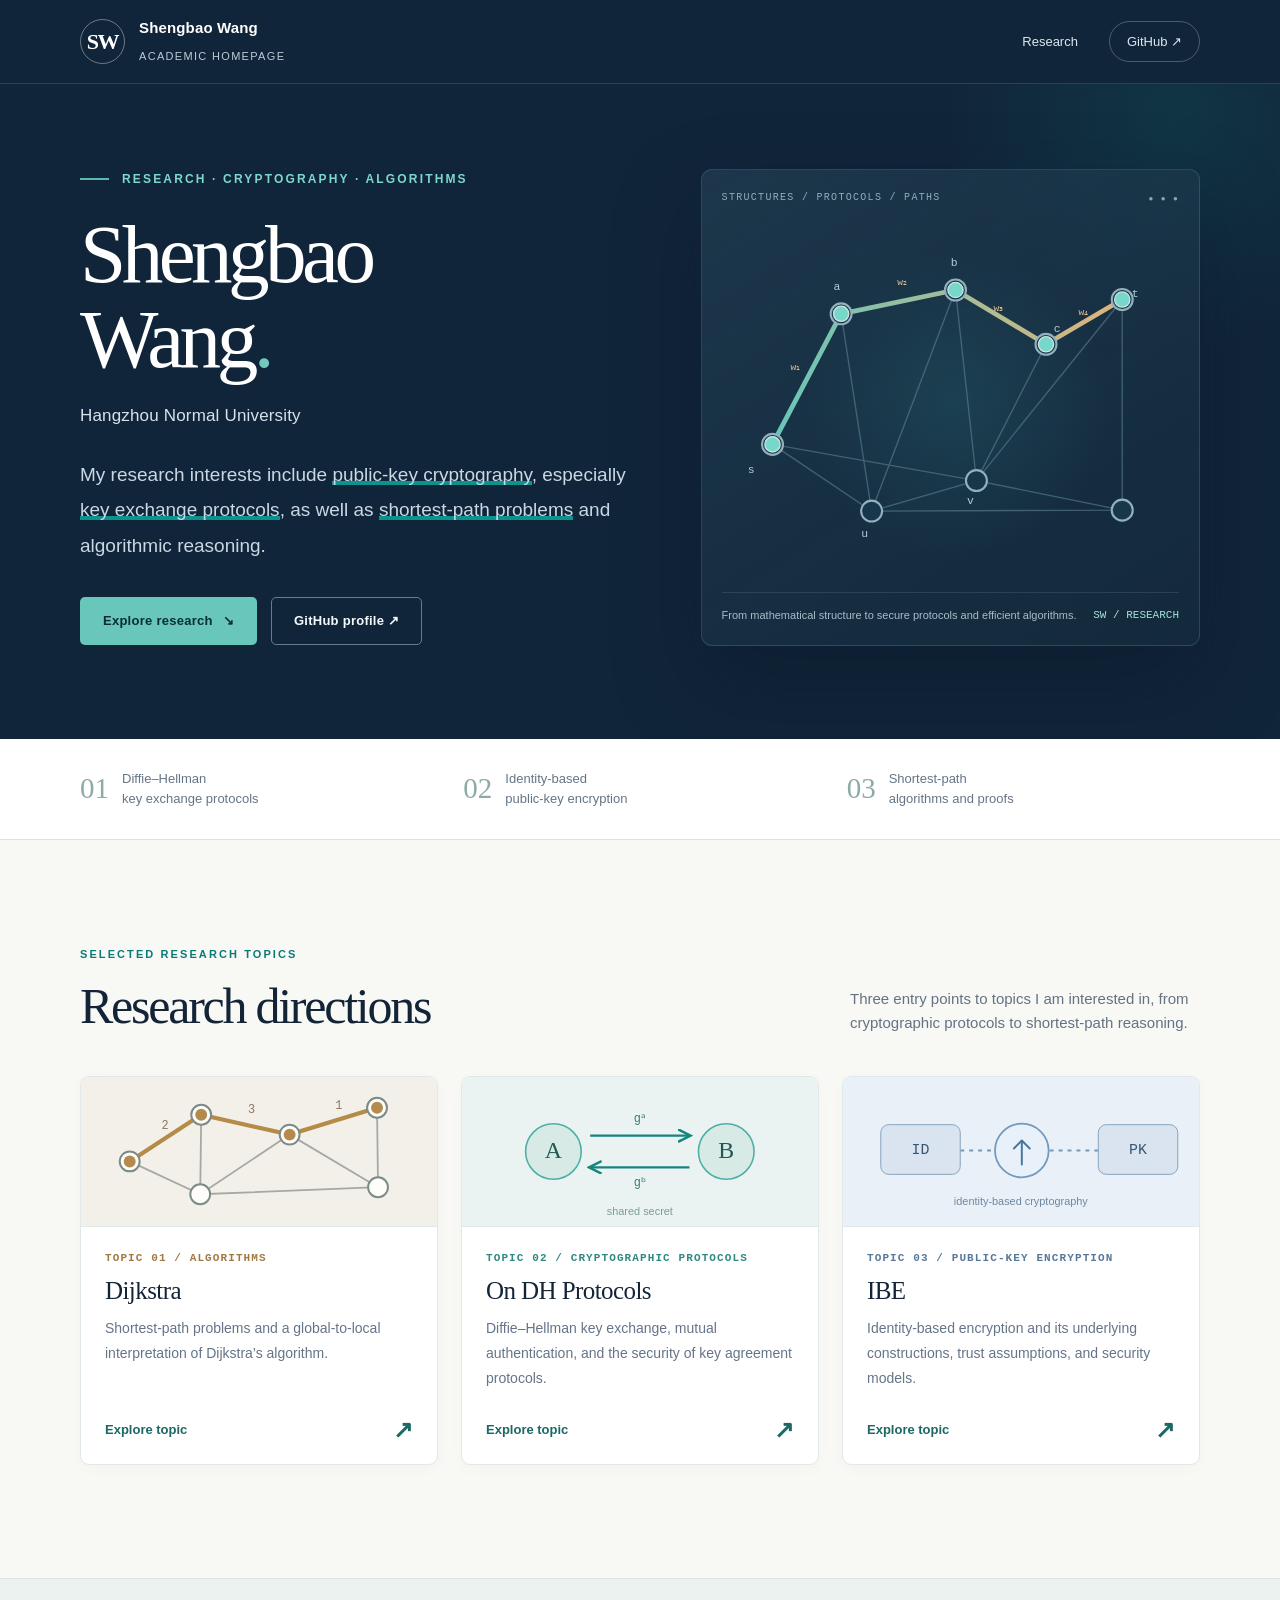
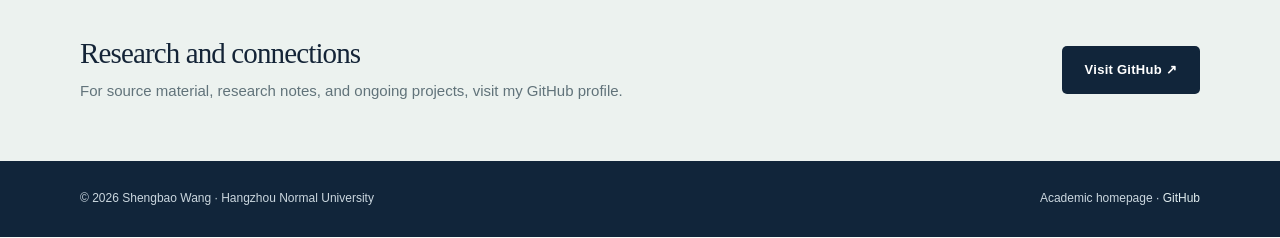
<file: index.html>
<!doctype html>
<html lang="en">
<head>
  <meta charset="utf-8">
  <meta name="viewport" content="width=device-width, initial-scale=1">
  <meta name="description" content="Shengbao Wang — academic homepage. Research interests in public-key cryptography, key exchange protocols, identity-based encryption, and shortest-path algorithms.">
  <meta name="theme-color" content="#11253a">
  <meta property="og:type" content="website">
  <meta property="og:title" content="Shengbao Wang | Academic Homepage">
  <meta property="og:description" content="Public-key cryptography, key exchange protocols, identity-based encryption, and shortest-path problems.">
  <title>Shengbao Wang | Academic Homepage</title>
  <!-- Embedded styles for reliable GitHub Pages deployment -->
<style>
/* Shengbao Wang — Academic homepage | no frameworks or external assets */
:root{--ink:#142437;--muted:#526175;--line:#dbe2e8;--bg:#f8f8f5;--paper:#fff;--navy:#11253a;--teal:#087a78;--gold:#d3a76e;--soft:#edf4f2;--max:1120px}
*{box-sizing:border-box}html{scroll-behavior:smooth}body{margin:0;background:var(--bg);color:var(--ink);font-family:Inter,"Segoe UI",Arial,Helvetica,sans-serif;-webkit-font-smoothing:antialiased;line-height:1.65}a{color:inherit}a:focus-visible{outline:3px solid #36a2a5;outline-offset:4px;border-radius:3px}.skip{position:absolute;top:-100px;left:12px;background:white;z-index:100;padding:8px 12px}.skip:focus{top:12px}.container{width:min(calc(100% - 52px),var(--max));margin:0 auto}.site-head{height:84px;border-bottom:1px solid rgba(255,255,255,.13);background:var(--navy);color:#fff}.head-inner{height:100%;display:flex;align-items:center;justify-content:space-between;gap:24px}.brand{display:flex;align-items:center;gap:14px;text-decoration:none}.brand-mark{font:600 22px Georgia,"Times New Roman",serif;letter-spacing:-.06em;border:1px solid rgba(255,255,255,.38);width:45px;height:45px;display:grid;place-items:center;border-radius:50%;color:white}.brand-name{font-weight:700;letter-spacing:.01em;font-size:15px}.brand-meta{font-size:11px;letter-spacing:.12em;color:#bbcad5;text-transform:uppercase}.head-nav{display:flex;align-items:center;gap:31px}.head-nav a{font-size:13px;text-decoration:none;color:#dce7ed;font-weight:500;transition:color .2s}.head-nav a:hover{color:#8edbd2}.head-nav .nav-external{border:1px solid rgba(255,255,255,.25);border-radius:999px;padding:9px 17px}.hero{background:var(--navy);position:relative;overflow:hidden;color:white}.hero:before{content:"";position:absolute;width:470px;height:470px;right:-130px;top:-200px;background:radial-gradient(circle,#0f756e33 0%,transparent 70%);pointer-events:none}.hero-grid{min-height:595px;display:grid;grid-template-columns:1.07fr .93fr;align-items:center;gap:46px;padding:85px 0 93px}.eyebrow{font-size:12px;letter-spacing:.18em;text-transform:uppercase;color:#7dd7cc;font-weight:700;display:flex;gap:13px;align-items:center}.eyebrow:before{content:"";width:29px;height:2px;background:#5bb9ad}.hero h1,.page-hero h1{font:normal clamp(58px,6.5vw,90px)/1.02 Georgia,"Times New Roman",serif;letter-spacing:-.055em;margin:23px 0 20px}.hero .university{font-size:17px;color:#d7e3ec;letter-spacing:.01em;margin:0 0 27px}.hero p.statement{max-width:570px;font-size:19px;line-height:1.86;color:#c9d8e3;margin:0 0 34px;font-weight:400}.under-accent{background:linear-gradient(transparent 82%,#0d938d 82%)}.hero-actions{display:flex;flex-wrap:wrap;gap:14px}.button{display:inline-flex;align-items:center;justify-content:center;gap:10px;padding:12px 22px;min-height:48px;font-size:13px;font-weight:700;letter-spacing:.02em;text-decoration:none;border:1px solid transparent;border-radius:5px;transition:transform .16s,background .16s,border-color .16s}.button:hover{transform:translateY(-2px)}.button-primary{background:#68c6bb;color:#092e38}.button-primary:hover{background:#8bddd3}.button-outline{color:#f4f9fb;border-color:#647c8d}.button-outline:hover{border-color:#a8c2cf}.button-ink{background:var(--navy);color:white}.button-ink:hover{background:#21445b}.button-soft{background:#e8f2f0;color:#105c5b}.button-soft:hover{background:#d7e9e6}.hero-art{width:100%;align-self:center}.graphic-shell{border:1px solid #50718461;border-radius:11px;padding:20px;background:linear-gradient(148deg,#213e52b5,#152c3d8f);box-shadow:0 36px 85px #07142464;position:relative}.graphic-overline{color:#90afba;display:flex;align-items:center;justify-content:space-between;font-family:Consolas,Menlo,monospace;font-size:10px;letter-spacing:.13em;text-transform:uppercase}.graphic-overline:after{content:"●  ●  ●";font-size:8px;color:#7eaeae;letter-spacing:.16em}.network-art{width:100%;display:block;margin:12px auto 8px;aspect-ratio:1.25}.art-legend{display:flex;justify-content:space-between;gap:10px;align-items:center;border-top:1px solid #63809045;padding-top:13px;color:#a8bdc9;font-size:11px}.art-legend strong{font-family:Consolas,Menlo,monospace;font-weight:400;color:#a5e2da}.short-note{padding:30px 0;border-bottom:1px solid var(--line);background:#fff}.short-grid{display:grid;grid-template-columns:1fr 1fr 1fr;gap:30px}.short-item{display:flex;gap:13px;align-items:center}.short-n{font:normal 29px Georgia,serif;color:#8caaa8}.short-item span:last-child{color:#667585;font-size:13px;line-height:1.55}.section{padding:105px 0 113px}.section-header{display:flex;justify-content:space-between;align-items:end;gap:28px;margin-bottom:40px}.small-title{font-size:11px;letter-spacing:.19em;text-transform:uppercase;color:var(--teal);font-weight:800;margin:0 0 13px}.section h2,.detail-section h2{font:normal clamp(35px,4.1vw,50px)/1.2 Georgia,"Times New Roman",serif;letter-spacing:-.045em;margin:0}.section-lead{color:#647283;max-width:350px;margin:0;font-size:15px}.research-grid{display:grid;grid-template-columns:repeat(3,minmax(0,1fr));gap:23px}.research-card{position:relative;background:#fff;border:1px solid #e1e8e9;border-radius:9px;text-decoration:none;overflow:hidden;display:flex;flex-direction:column;min-height:385px;box-shadow:0 4px 16px #11253a06;transition:transform .2s,box-shadow .2s,border-color .2s}.research-card:hover{transform:translateY(-5px);box-shadow:0 17px 35px #11253a16;border-color:#a4c7c3}.card-art{height:150px;background:#ebf3f2;display:flex;justify-content:center;align-items:center;border-bottom:1px solid #dfebe9;overflow:hidden}.card-art svg{max-width:100%;height:100%}.research-card[href="ibe.html"] .card-art{background:#eaf0f7}.research-card[href="dijkstra.html"] .card-art{background:#f3f0e9}.card-body{padding:25px 24px 22px;display:flex;flex-direction:column;flex:1}.card-index{font:600 11px Consolas,Menlo,monospace;letter-spacing:.1em;color:#318981}.research-card[href="ibe.html"] .card-index{color:#587899}.research-card[href="dijkstra.html"] .card-index{color:#a27842}.card-body h3{font:normal 25px/1.2 Georgia,serif;letter-spacing:-.023em;margin:12px 0 10px}.card-body p{color:#657488;font-size:14px;line-height:1.78;margin:0 0 27px}.card-link{margin-top:auto;display:flex;justify-content:space-between;align-items:center;color:#1b6865;font-size:13px;font-weight:750}.arrow{font-size:24px;line-height:1}.about-band{background:#ecf2ef;border-top:1px solid #dce7e2;padding:58px 0}.about-inner{display:flex;align-items:center;justify-content:space-between;gap:36px}.about-band h2{font:normal 29px Georgia,serif;letter-spacing:-.03em;margin:0 0 9px}.about-band p{margin:0;color:#61737a;max-width:650px;font-size:15px}.about-band .button{flex-shrink:0}.site-foot{background:var(--navy);color:#cbd7df;padding:28px 0}.footer-inner{display:flex;align-items:center;justify-content:space-between;gap:12px;font-size:12px}.footer-inner a{text-decoration:none;color:#e0ecee}.footer-inner a:hover{text-decoration:underline}.subpage .site-head{border-bottom:1px solid #294258}.page-hero{background:var(--navy);color:#fff;padding:66px 0 80px}.breadcrumb{font-size:12px;display:flex;gap:11px;color:#9fb9c4;align-items:center}.breadcrumb a{color:#bfe3e1;text-decoration:none}.breadcrumb a:hover{text-decoration:underline}.page-hero h1{font-size:clamp(50px,5.2vw,72px);margin:29px 0 20px;max-width:920px}.page-hero .page-subtitle{font-size:19px;line-height:1.85;color:#c9d9e1;max-width:770px;margin:0}.detail-section{padding:79px 0 105px}.detail-grid{display:grid;grid-template-columns:1.25fr .75fr;gap:65px}.detail-section h2{font-size:34px;margin:0 0 23px}.detail-section p{color:#4e5e70;font-size:16px;line-height:1.95;max-width:740px}.detail-section h3{font:normal 24px Georgia,serif;margin:30px 0 12px}.topic-list{padding-left:23px;color:#4c5d70;line-height:2.2}.side-note{background:#fff;border:1px solid #dbe4e8;border-radius:8px;padding:27px 26px;height:fit-content}.side-note .small-title{margin-bottom:18px}.side-note p{font-size:14px;line-height:1.75;margin:0 0 18px}.side-note .button{width:100%;margin-top:7px}.side-note hr{border:0;border-top:1px solid #e3e9ec;margin:21px 0}.minilink{color:#087a78;text-decoration:none;font-weight:700;font-size:13px}.minilink:hover{text-decoration:underline}.support-note{color:#6c7b89;font-size:13px;border-top:1px solid #dbe2e8;padding-top:17px;margin-top:35px}.subpage .section{padding:60px 0}.muted-kicker{font-size:12px;color:#697e8b;text-transform:uppercase;letter-spacing:.1em;font-weight:700}.button svg{width:16px;height:16px}
@media (max-width:940px){.hero-grid{grid-template-columns:1fr .82fr;gap:20px}.hero h1{font-size:63px}.hero p.statement{font-size:17px}.research-grid{gap:15px}.card-body{padding:21px 18px}.card-body h3{font-size:22px}.detail-grid{gap:33px}}
@media (max-width:720px){.container{width:min(calc(100% - 36px),var(--max))}.site-head{height:73px}.brand-name{font-size:13px}.brand-meta{font-size:9px}.head-nav{gap:15px}.head-nav a{font-size:12px}.head-nav .nav-external{padding:7px 10px}.hero-grid{display:flex;flex-direction:column;align-items:stretch;padding:64px 0 70px;gap:41px}.hero h1{font-size:clamp(55px,14vw,73px)}.hero-art{max-width:520px}.short-grid{grid-template-columns:1fr;gap:12px}.short-note{padding:23px 0}.short-item{gap:12px}.short-n{font-size:23px;min-width:30px}.section{padding:68px 0 80px}.section-header{display:block}.section-lead{margin-top:15px}.research-grid{grid-template-columns:1fr;gap:19px}.research-card{min-height:0}.card-art{height:165px}.card-body{padding:24px}.card-body p{margin-bottom:23px}.about-inner{display:block}.about-inner .button{margin-top:23px}.footer-inner{align-items:flex-start;flex-direction:column;gap:8px}.page-hero{padding:49px 0 63px}.detail-grid{grid-template-columns:1fr;gap:25px}.detail-section{padding:58px 0 75px}}
@media (prefers-reduced-motion: reduce){html{scroll-behavior:auto}.button,.research-card{transition:none}}
</style>
</head>
<body>
<a class="skip" href="#main">Skip to content</a>
<header class="site-head">
  <div class="container head-inner">
    <a class="brand" href="index.html" aria-label="Shengbao Wang — Home">
      <span class="brand-mark" aria-hidden="true">SW</span>
      <span><span class="brand-name">Shengbao Wang</span><br><span class="brand-meta">Academic Homepage</span></span>
    </a>
    <nav class="head-nav" aria-label="Main navigation">
      <a href="#research">Research</a>
      <a class="nav-external" href="https://github.com/PaulWang2024" target="_blank" rel="noopener noreferrer">GitHub ↗</a>
    </nav>
  </div>
</header>
<main id="main">
  <section class="hero" aria-labelledby="main-title">
    <div class="container hero-grid">
      <div>
        <div class="eyebrow">Research · Cryptography · Algorithms</div>
        <h1 id="main-title">Shengbao<br>Wang<span style="color:#72c8bd">.</span></h1>
        <p class="university">Hangzhou Normal University</p>
        <p class="statement">My research interests include <span class="under-accent">public-key cryptography</span>, especially <span class="under-accent">key exchange protocols</span>, as well as <span class="under-accent">shortest-path problems</span> and algorithmic reasoning.</p>
        <div class="hero-actions"><a class="button button-primary" href="#research">Explore research <span aria-hidden="true">↘</span></a><a class="button button-outline" href="https://github.com/PaulWang2024" target="_blank" rel="noopener noreferrer">GitHub profile ↗</a></div>
      </div>
      <div class="hero-art" aria-hidden="true">
        <div class="graphic-shell">
          <div class="graphic-overline"><span>Structures / protocols / paths</span></div>
          <svg class="network-art" viewBox="0 0 480 375" role="img" aria-label="Abstract graph of linked nodes and a highlighted path">
            <defs><linearGradient id="pathg" x1="0" x2="1"><stop offset="0" stop-color="#67c5ba"/><stop offset="1" stop-color="#dfb47a"/></linearGradient><radialGradient id="halo"><stop offset="0" stop-color="#297e83" stop-opacity=".22"/><stop offset="1" stop-color="#297e83" stop-opacity="0"/></radialGradient></defs>
            <circle cx="246" cy="188" r="160" fill="url(#halo)"/>
            <g stroke="#5d8494" stroke-width="1.45" opacity=".58" fill="none"><path d="M53 232 125 95 245 70 340 127 420 80"/><path d="M53 232 157 302 267 270 340 127"/><path d="M125 95 157 302 245 70 267 270 420 80"/><path d="M157 302 420 301 420 80"/><path d="M53 232 267 270 420 301"/></g>
            <g stroke="url(#pathg)" stroke-width="5" stroke-linecap="round" stroke-linejoin="round" fill="none"><path d="M53 232 125 95 245 70 340 127 420 80"/></g>
            <g fill="#18374a" stroke="#92b1be" stroke-width="2.2"><circle cx="53" cy="232" r="11"/><circle cx="125" cy="95" r="11"/><circle cx="245" cy="70" r="11"/><circle cx="340" cy="127" r="11"/><circle cx="420" cy="80" r="11"/><circle cx="157" cy="302" r="11"/><circle cx="267" cy="270" r="11"/><circle cx="420" cy="301" r="11"/></g>
            <g fill="#76d7cb" stroke="#cee5dd" stroke-width="1.4"><circle cx="53" cy="232" r="8"/><circle cx="125" cy="95" r="8"/><circle cx="245" cy="70" r="8"/><circle cx="340" cy="127" r="8"/><circle cx="420" cy="80" r="8"/></g>
            <g fill="#b6cbd3" font-size="12" font-family="Consolas,monospace"><text x="27" y="262">s</text><text x="117" y="70">a</text><text x="240" y="45">b</text><text x="348" y="114">c</text><text x="430" y="77">t</text><text x="146" y="329">u</text><text x="257" y="295">v</text></g>
            <g fill="#debd91" font-size="10" font-family="Consolas,monospace"><text x="72" y="154">w₁</text><text x="184" y="65">w₂</text><text x="285" y="92">w₃</text><text x="374" y="96">w₄</text></g>
          </svg>
          <div class="art-legend"><span>From mathematical structure to secure protocols and efficient algorithms.</span><strong>SW / RESEARCH</strong></div>
        </div>
      </div>
    </div>
  </section>
  <div class="short-note" aria-label="Research areas at a glance"><div class="container short-grid"><div class="short-item"><span class="short-n">01</span><span>Diffie–Hellman<br>key exchange protocols</span></div><div class="short-item"><span class="short-n">02</span><span>Identity-based<br>public-key encryption</span></div><div class="short-item"><span class="short-n">03</span><span>Shortest-path<br>algorithms and proofs</span></div></div></div>
  <section id="research" class="section" aria-labelledby="research-title"><div class="container"><div class="section-header"><div><p class="small-title">Selected research topics</p><h2 id="research-title">Research directions</h2></div><p class="section-lead">Three entry points to topics I am interested in, from cryptographic protocols to shortest-path reasoning.</p></div>
  <div class="research-grid">
    <a class="research-card" href="dijkstra.html" aria-label="Read about Dijkstra and shortest-path problems"><div class="card-art"><svg viewBox="0 0 350 150" role="img" aria-label="Highlighted shortest path in a weighted graph"><g stroke="#a4a9a3" stroke-width="1.8" fill="none"><path d="M45 85 117 38 206 58 294 31M45 85 116 118 206 58 295 111M117 38 116 118 295 111 294 31"/></g><path d="M45 85 117 38 206 58 294 31" stroke="#b58b48" stroke-width="4.2" fill="none" stroke-linecap="round"/><g fill="#fffdf9" stroke="#7b8b88" stroke-width="2"><circle cx="45" cy="85" r="10"/><circle cx="117" cy="38" r="10"/><circle cx="206" cy="58" r="10"/><circle cx="294" cy="31" r="10"/><circle cx="116" cy="118" r="10"/><circle cx="295" cy="111" r="10"/></g><g fill="#b48b4d"><circle cx="45" cy="85" r="6"/><circle cx="117" cy="38" r="6"/><circle cx="206" cy="58" r="6"/><circle cx="294" cy="31" r="6"/></g><g fill="#8d7860" font-family="Consolas,monospace" font-size="12"><text x="77" y="52">2</text><text x="164" y="36">3</text><text x="252" y="32">1</text></g></svg></div><div class="card-body"><span class="card-index">TOPIC 01 / ALGORITHMS</span><h3>Dijkstra</h3><p>Shortest-path problems and a global-to-local interpretation of Dijkstra’s algorithm.</p><div class="card-link">Explore topic <span class="arrow" aria-hidden="true">↗</span></div></div></a><a class="research-card" href="dh-protocols.html" aria-label="Read about On DH Protocols"><div class="card-art"><svg viewBox="0 0 350 150" role="img" aria-label="Diffie–Hellman message exchange illustration"><defs><marker id="arr" markerWidth="7" markerHeight="7" refX="5" refY="3" orient="auto"><path d="M0 0L6 3L0 6" fill="none" stroke="#16857f" stroke-width="1.2"/></marker></defs><circle cx="88" cy="75" r="28" fill="#d7eae5" stroke="#4eafa6" stroke-width="1.6"/><circle cx="262" cy="75" r="28" fill="#d7eae5" stroke="#4eafa6" stroke-width="1.6"/><text x="88" y="82" font-family="Georgia,serif" text-anchor="middle" font-size="24" fill="#215953">A</text><text x="262" y="82" font-family="Georgia,serif" text-anchor="middle" font-size="24" fill="#215953">B</text><path d="M125 59H224" stroke="#16857f" stroke-width="2.1" marker-end="url(#arr)"/><path d="M225 91H126" stroke="#16857f" stroke-width="2.1" marker-end="url(#arr)"/><text x="175" y="45" text-anchor="middle" font-size="12" fill="#387d77" font-family="Consolas,monospace">gᵃ</text><text x="175" y="110" text-anchor="middle" font-size="12" fill="#387d77" font-family="Consolas,monospace">gᵇ</text><text x="175" y="139" text-anchor="middle" font-size="11" fill="#7b9d96">shared secret</text></svg></div><div class="card-body"><span class="card-index">TOPIC 02 / CRYPTOGRAPHIC PROTOCOLS</span><h3>On DH Protocols</h3><p>Diffie–Hellman key exchange, mutual authentication, and the security of key agreement protocols.</p><div class="card-link">Explore topic <span class="arrow" aria-hidden="true">↗</span></div></div></a><a class="research-card" href="ibe.html" aria-label="Read about Identity-Based Encryption"><div class="card-art"><svg viewBox="0 0 350 150" role="img" aria-label="Identity to public key illustration"><path d="M69 74H148" stroke="#7399bd" stroke-width="2" stroke-dasharray="4 5"/><path d="M204 74H283" stroke="#7399bd" stroke-width="2" stroke-dasharray="4 5"/><rect x="34" y="48" rx="8" width="80" height="50" fill="#d9e4f0" stroke="#87a5bf"/><text x="74" y="78" text-anchor="middle" font-size="15" font-family="Consolas,monospace" fill="#355675">ID</text><circle cx="176" cy="74" r="27" fill="#e8f0fa" stroke="#7399bd" stroke-width="1.8"/><path d="M176 64v24m-8-16 8-8 8 8" fill="none" stroke="#4b779c" stroke-width="2" stroke-linecap="round" stroke-linejoin="round"/><rect x="253" y="48" rx="8" width="80" height="50" fill="#d9e4f0" stroke="#87a5bf"/><text x="293" y="78" text-anchor="middle" font-size="15" font-family="Consolas,monospace" fill="#355675">PK</text><text x="175" y="129" text-anchor="middle" font-size="11" fill="#6e87a3">identity-based cryptography</text></svg></div><div class="card-body"><span class="card-index">TOPIC 03 / PUBLIC-KEY ENCRYPTION</span><h3>IBE</h3><p>Identity-based encryption and its underlying constructions, trust assumptions, and security models.</p><div class="card-link">Explore topic <span class="arrow" aria-hidden="true">↗</span></div></div></a>
  </div></div></section>
  <section class="about-band" aria-labelledby="connect-heading"><div class="container about-inner"><div><h2 id="connect-heading">Research and connections</h2><p>For source material, research notes, and ongoing projects, visit my GitHub profile.</p></div><a class="button button-ink" href="https://github.com/PaulWang2024" target="_blank" rel="noopener noreferrer">Visit GitHub ↗</a></div></section>
</main>
<footer class="site-foot"><div class="container footer-inner"><span>© 2026 Shengbao Wang · Hangzhou Normal University</span><span>Academic homepage · <a href="https://github.com/PaulWang2024" target="_blank" rel="noopener noreferrer">GitHub</a></span></div></footer>
<script data-goatcounter="https://paulwang2026.goatcounter.com/count" async src="https://gc.zgo.at/count.js"></script></body>
</html>
</file>
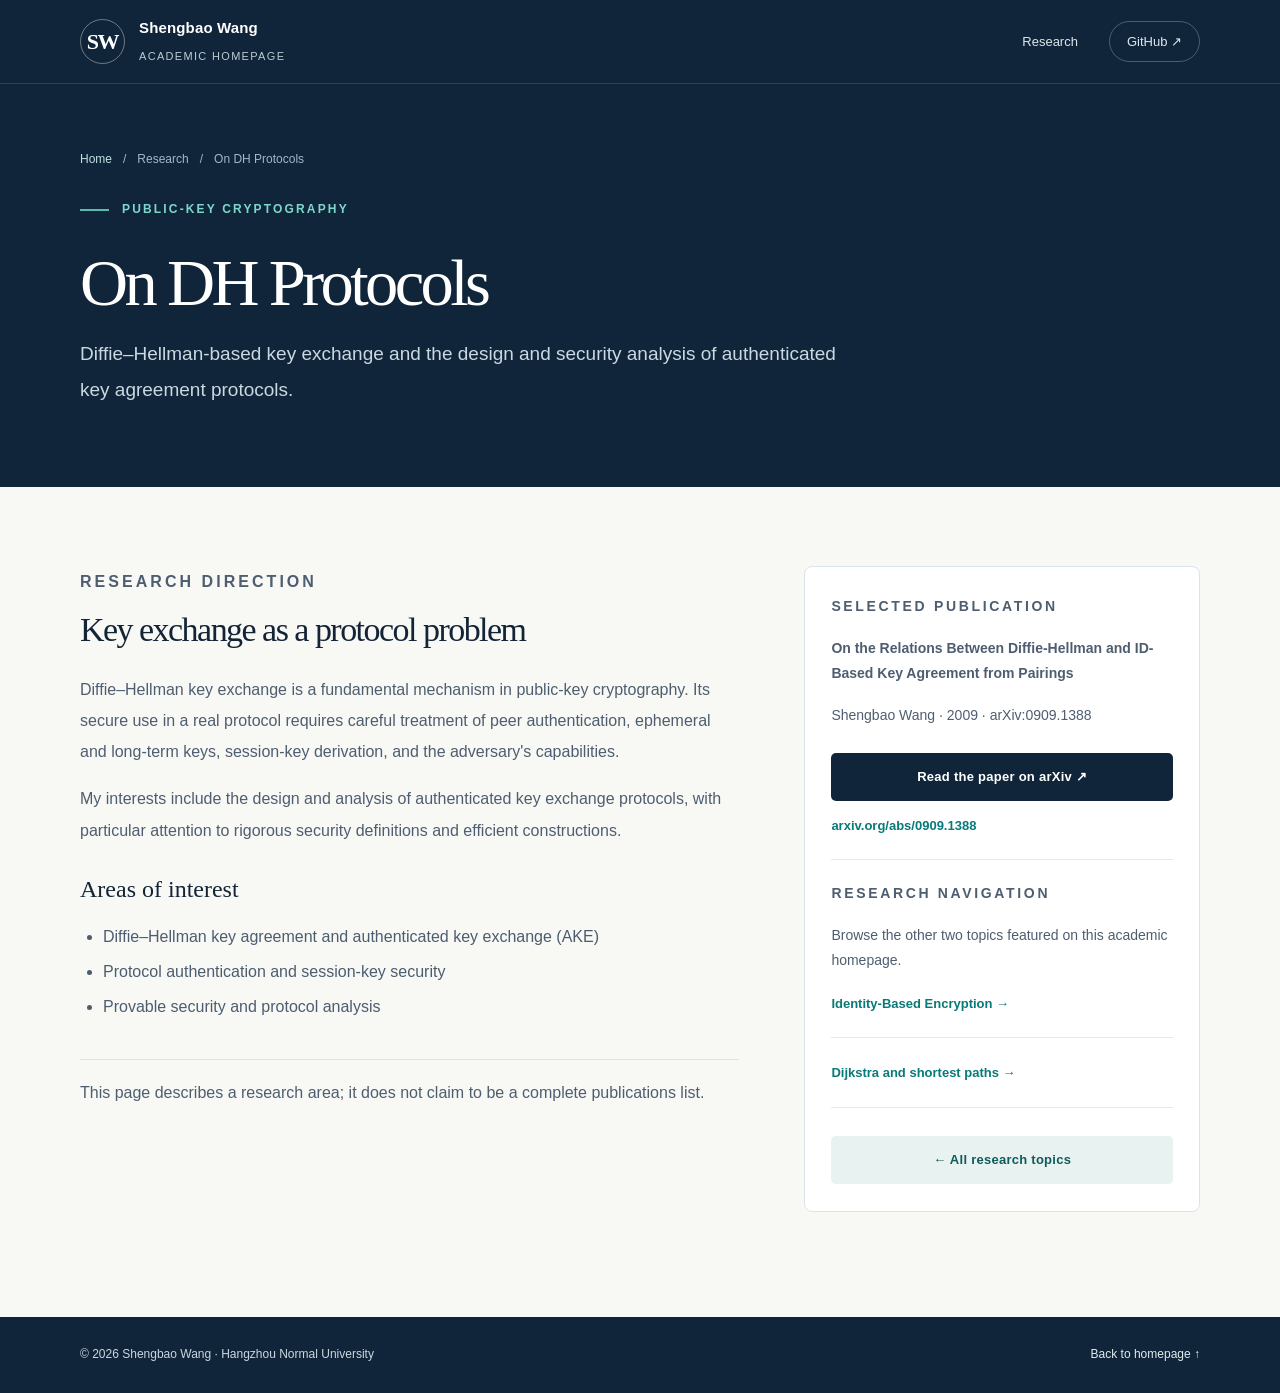
<file: dh-protocols.html>
<!doctype html><html lang="en"><head><meta charset="utf-8"><meta name="viewport" content="width=device-width,initial-scale=1"><meta name="description" content="Shengbao Wang — research interests in Diffie–Hellman and authenticated key exchange protocols."><meta name="theme-color" content="#11253a"><title>On DH Protocols | Shengbao Wang</title><!-- Embedded styles for reliable GitHub Pages deployment -->
<style>
/* Shengbao Wang — Academic homepage | no frameworks or external assets */
:root{--ink:#142437;--muted:#526175;--line:#dbe2e8;--bg:#f8f8f5;--paper:#fff;--navy:#11253a;--teal:#087a78;--gold:#d3a76e;--soft:#edf4f2;--max:1120px}
*{box-sizing:border-box}html{scroll-behavior:smooth}body{margin:0;background:var(--bg);color:var(--ink);font-family:Inter,"Segoe UI",Arial,Helvetica,sans-serif;-webkit-font-smoothing:antialiased;line-height:1.65}a{color:inherit}a:focus-visible{outline:3px solid #36a2a5;outline-offset:4px;border-radius:3px}.skip{position:absolute;top:-100px;left:12px;background:white;z-index:100;padding:8px 12px}.skip:focus{top:12px}.container{width:min(calc(100% - 52px),var(--max));margin:0 auto}.site-head{height:84px;border-bottom:1px solid rgba(255,255,255,.13);background:var(--navy);color:#fff}.head-inner{height:100%;display:flex;align-items:center;justify-content:space-between;gap:24px}.brand{display:flex;align-items:center;gap:14px;text-decoration:none}.brand-mark{font:600 22px Georgia,"Times New Roman",serif;letter-spacing:-.06em;border:1px solid rgba(255,255,255,.38);width:45px;height:45px;display:grid;place-items:center;border-radius:50%;color:white}.brand-name{font-weight:700;letter-spacing:.01em;font-size:15px}.brand-meta{font-size:11px;letter-spacing:.12em;color:#bbcad5;text-transform:uppercase}.head-nav{display:flex;align-items:center;gap:31px}.head-nav a{font-size:13px;text-decoration:none;color:#dce7ed;font-weight:500;transition:color .2s}.head-nav a:hover{color:#8edbd2}.head-nav .nav-external{border:1px solid rgba(255,255,255,.25);border-radius:999px;padding:9px 17px}.hero{background:var(--navy);position:relative;overflow:hidden;color:white}.hero:before{content:"";position:absolute;width:470px;height:470px;right:-130px;top:-200px;background:radial-gradient(circle,#0f756e33 0%,transparent 70%);pointer-events:none}.hero-grid{min-height:595px;display:grid;grid-template-columns:1.07fr .93fr;align-items:center;gap:46px;padding:85px 0 93px}.eyebrow{font-size:12px;letter-spacing:.18em;text-transform:uppercase;color:#7dd7cc;font-weight:700;display:flex;gap:13px;align-items:center}.eyebrow:before{content:"";width:29px;height:2px;background:#5bb9ad}.hero h1,.page-hero h1{font:normal clamp(58px,6.5vw,90px)/1.02 Georgia,"Times New Roman",serif;letter-spacing:-.055em;margin:23px 0 20px}.hero .university{font-size:17px;color:#d7e3ec;letter-spacing:.01em;margin:0 0 27px}.hero p.statement{max-width:570px;font-size:19px;line-height:1.86;color:#c9d8e3;margin:0 0 34px;font-weight:400}.under-accent{background:linear-gradient(transparent 82%,#0d938d 82%)}.hero-actions{display:flex;flex-wrap:wrap;gap:14px}.button{display:inline-flex;align-items:center;justify-content:center;gap:10px;padding:12px 22px;min-height:48px;font-size:13px;font-weight:700;letter-spacing:.02em;text-decoration:none;border:1px solid transparent;border-radius:5px;transition:transform .16s,background .16s,border-color .16s}.button:hover{transform:translateY(-2px)}.button-primary{background:#68c6bb;color:#092e38}.button-primary:hover{background:#8bddd3}.button-outline{color:#f4f9fb;border-color:#647c8d}.button-outline:hover{border-color:#a8c2cf}.button-ink{background:var(--navy);color:white}.button-ink:hover{background:#21445b}.button-soft{background:#e8f2f0;color:#105c5b}.button-soft:hover{background:#d7e9e6}.hero-art{width:100%;align-self:center}.graphic-shell{border:1px solid #50718461;border-radius:11px;padding:20px;background:linear-gradient(148deg,#213e52b5,#152c3d8f);box-shadow:0 36px 85px #07142464;position:relative}.graphic-overline{color:#90afba;display:flex;align-items:center;justify-content:space-between;font-family:Consolas,Menlo,monospace;font-size:10px;letter-spacing:.13em;text-transform:uppercase}.graphic-overline:after{content:"●  ●  ●";font-size:8px;color:#7eaeae;letter-spacing:.16em}.network-art{width:100%;display:block;margin:12px auto 8px;aspect-ratio:1.25}.art-legend{display:flex;justify-content:space-between;gap:10px;align-items:center;border-top:1px solid #63809045;padding-top:13px;color:#a8bdc9;font-size:11px}.art-legend strong{font-family:Consolas,Menlo,monospace;font-weight:400;color:#a5e2da}.short-note{padding:30px 0;border-bottom:1px solid var(--line);background:#fff}.short-grid{display:grid;grid-template-columns:1fr 1fr 1fr;gap:30px}.short-item{display:flex;gap:13px;align-items:center}.short-n{font:normal 29px Georgia,serif;color:#8caaa8}.short-item span:last-child{color:#667585;font-size:13px;line-height:1.55}.section{padding:105px 0 113px}.section-header{display:flex;justify-content:space-between;align-items:end;gap:28px;margin-bottom:40px}.small-title{font-size:11px;letter-spacing:.19em;text-transform:uppercase;color:var(--teal);font-weight:800;margin:0 0 13px}.section h2,.detail-section h2{font:normal clamp(35px,4.1vw,50px)/1.2 Georgia,"Times New Roman",serif;letter-spacing:-.045em;margin:0}.section-lead{color:#647283;max-width:350px;margin:0;font-size:15px}.research-grid{display:grid;grid-template-columns:repeat(3,minmax(0,1fr));gap:23px}.research-card{position:relative;background:#fff;border:1px solid #e1e8e9;border-radius:9px;text-decoration:none;overflow:hidden;display:flex;flex-direction:column;min-height:385px;box-shadow:0 4px 16px #11253a06;transition:transform .2s,box-shadow .2s,border-color .2s}.research-card:hover{transform:translateY(-5px);box-shadow:0 17px 35px #11253a16;border-color:#a4c7c3}.card-art{height:150px;background:#ebf3f2;display:flex;justify-content:center;align-items:center;border-bottom:1px solid #dfebe9;overflow:hidden}.card-art svg{max-width:100%;height:100%}.research-card:nth-child(2) .card-art{background:#eaf0f7}.research-card:nth-child(3) .card-art{background:#f3f0e9}.card-body{padding:25px 24px 22px;display:flex;flex-direction:column;flex:1}.card-index{font:600 11px Consolas,Menlo,monospace;letter-spacing:.1em;color:#318981}.research-card:nth-child(2) .card-index{color:#587899}.research-card:nth-child(3) .card-index{color:#a27842}.card-body h3{font:normal 25px/1.2 Georgia,serif;letter-spacing:-.023em;margin:12px 0 10px}.card-body p{color:#657488;font-size:14px;line-height:1.78;margin:0 0 27px}.card-link{margin-top:auto;display:flex;justify-content:space-between;align-items:center;color:#1b6865;font-size:13px;font-weight:750}.arrow{font-size:24px;line-height:1}.about-band{background:#ecf2ef;border-top:1px solid #dce7e2;padding:58px 0}.about-inner{display:flex;align-items:center;justify-content:space-between;gap:36px}.about-band h2{font:normal 29px Georgia,serif;letter-spacing:-.03em;margin:0 0 9px}.about-band p{margin:0;color:#61737a;max-width:650px;font-size:15px}.about-band .button{flex-shrink:0}.site-foot{background:var(--navy);color:#cbd7df;padding:28px 0}.footer-inner{display:flex;align-items:center;justify-content:space-between;gap:12px;font-size:12px}.footer-inner a{text-decoration:none;color:#e0ecee}.footer-inner a:hover{text-decoration:underline}.subpage .site-head{border-bottom:1px solid #294258}.page-hero{background:var(--navy);color:#fff;padding:66px 0 80px}.breadcrumb{font-size:12px;display:flex;gap:11px;color:#9fb9c4;align-items:center}.breadcrumb a{color:#bfe3e1;text-decoration:none}.breadcrumb a:hover{text-decoration:underline}.page-hero h1{font-size:clamp(50px,5.2vw,72px);margin:29px 0 20px;max-width:920px}.page-hero .page-subtitle{font-size:19px;line-height:1.85;color:#c9d9e1;max-width:770px;margin:0}.detail-section{padding:79px 0 105px}.detail-grid{display:grid;grid-template-columns:1.25fr .75fr;gap:65px}.detail-section h2{font-size:34px;margin:0 0 23px}.detail-section p{color:#4e5e70;font-size:16px;line-height:1.95;max-width:740px}.detail-section h3{font:normal 24px Georgia,serif;margin:30px 0 12px}.topic-list{padding-left:23px;color:#4c5d70;line-height:2.2}.side-note{background:#fff;border:1px solid #dbe4e8;border-radius:8px;padding:27px 26px;height:fit-content}.side-note .small-title{margin-bottom:18px}.side-note p{font-size:14px;line-height:1.75;margin:0 0 18px}.side-note .button{width:100%;margin-top:7px}.side-note hr{border:0;border-top:1px solid #e3e9ec;margin:21px 0}.minilink{color:#087a78;text-decoration:none;font-weight:700;font-size:13px}.minilink:hover{text-decoration:underline}.support-note{color:#6c7b89;font-size:13px;border-top:1px solid #dbe2e8;padding-top:17px;margin-top:35px}.subpage .section{padding:60px 0}.muted-kicker{font-size:12px;color:#697e8b;text-transform:uppercase;letter-spacing:.1em;font-weight:700}.button svg{width:16px;height:16px}
@media (max-width:940px){.hero-grid{grid-template-columns:1fr .82fr;gap:20px}.hero h1{font-size:63px}.hero p.statement{font-size:17px}.research-grid{gap:15px}.card-body{padding:21px 18px}.card-body h3{font-size:22px}.detail-grid{gap:33px}}
@media (max-width:720px){.container{width:min(calc(100% - 36px),var(--max))}.site-head{height:73px}.brand-name{font-size:13px}.brand-meta{font-size:9px}.head-nav{gap:15px}.head-nav a{font-size:12px}.head-nav .nav-external{padding:7px 10px}.hero-grid{display:flex;flex-direction:column;align-items:stretch;padding:64px 0 70px;gap:41px}.hero h1{font-size:clamp(55px,14vw,73px)}.hero-art{max-width:520px}.short-grid{grid-template-columns:1fr;gap:12px}.short-note{padding:23px 0}.short-item{gap:12px}.short-n{font-size:23px;min-width:30px}.section{padding:68px 0 80px}.section-header{display:block}.section-lead{margin-top:15px}.research-grid{grid-template-columns:1fr;gap:19px}.research-card{min-height:0}.card-art{height:165px}.card-body{padding:24px}.card-body p{margin-bottom:23px}.about-inner{display:block}.about-inner .button{margin-top:23px}.footer-inner{align-items:flex-start;flex-direction:column;gap:8px}.page-hero{padding:49px 0 63px}.detail-grid{grid-template-columns:1fr;gap:25px}.detail-section{padding:58px 0 75px}}
@media (prefers-reduced-motion: reduce){html{scroll-behavior:auto}.button,.research-card{transition:none}}
</style></head><body class="subpage"><a class="skip" href="#main">Skip to content</a><header class="site-head"><div class="container head-inner"><a class="brand" href="index.html"><span class="brand-mark" aria-hidden="true">SW</span><span><span class="brand-name">Shengbao Wang</span><br><span class="brand-meta">Academic Homepage</span></span></a><nav class="head-nav" aria-label="Main navigation"><a href="index.html#research">Research</a><a class="nav-external" href="https://github.com/PaulWang2024" target="_blank" rel="noopener noreferrer">GitHub ↗</a></nav></div></header><main id="main"><section class="page-hero"><div class="container"><div class="breadcrumb"><a href="index.html">Home</a><span aria-hidden="true">/</span><span>Research</span><span aria-hidden="true">/</span><span>On DH Protocols</span></div><p class="eyebrow" style="margin-top:30px">Public-key cryptography</p><h1>On DH Protocols</h1><p class="page-subtitle">Diffie–Hellman-based key exchange and the design and security analysis of authenticated key agreement protocols.</p></div></section><section class="detail-section"><div class="container detail-grid"><article><p class="small-title">Research direction</p><h2>Key exchange as a protocol problem</h2><p>Diffie–Hellman key exchange is a fundamental mechanism in public-key cryptography. Its secure use in a real protocol requires careful treatment of peer authentication, ephemeral and long-term keys, session-key derivation, and the adversary's capabilities.</p><p>My interests include the design and analysis of authenticated key exchange protocols, with particular attention to rigorous security definitions and efficient constructions.</p><h3>Areas of interest</h3><ul class="topic-list"><li>Diffie–Hellman key agreement and authenticated key exchange (AKE)</li><li>Protocol authentication and session-key security</li><li>Provable security and protocol analysis</li></ul><p class="support-note">This page describes a research area; it does not claim to be a complete publications list.</p></article><aside class="side-note"><p class="small-title">Selected publication</p><p><strong>On the Relations Between Diffie-Hellman and ID-Based Key Agreement from Pairings</strong></p><p>Shengbao Wang · 2009 · arXiv:0909.1388</p><a class="button button-ink" href="https://arxiv.org/abs/0909.1388" target="_blank" rel="noopener noreferrer">Read the paper on arXiv ↗</a><p style="margin-top:12px"><a class="minilink" href="https://arxiv.org/abs/0909.1388" target="_blank" rel="noopener noreferrer">arxiv.org/abs/0909.1388</a></p><hr/><p class="small-title">Research navigation</p><p>Browse the other two topics featured on this academic homepage.</p><a class="minilink" href="ibe.html">Identity-Based Encryption →</a><hr><a class="minilink" href="dijkstra.html">Dijkstra and shortest paths →</a><hr><a class="button button-soft" href="index.html#research">← All research topics</a></aside></div></section></main><footer class="site-foot"><div class="container footer-inner"><span>© 2026 Shengbao Wang · Hangzhou Normal University</span><a href="index.html">Back to homepage ↑</a></div></footer><script data-goatcounter="https://paulwang2026.goatcounter.com/count" async src="https://gc.zgo.at/count.js"></script></body></html>
</file>
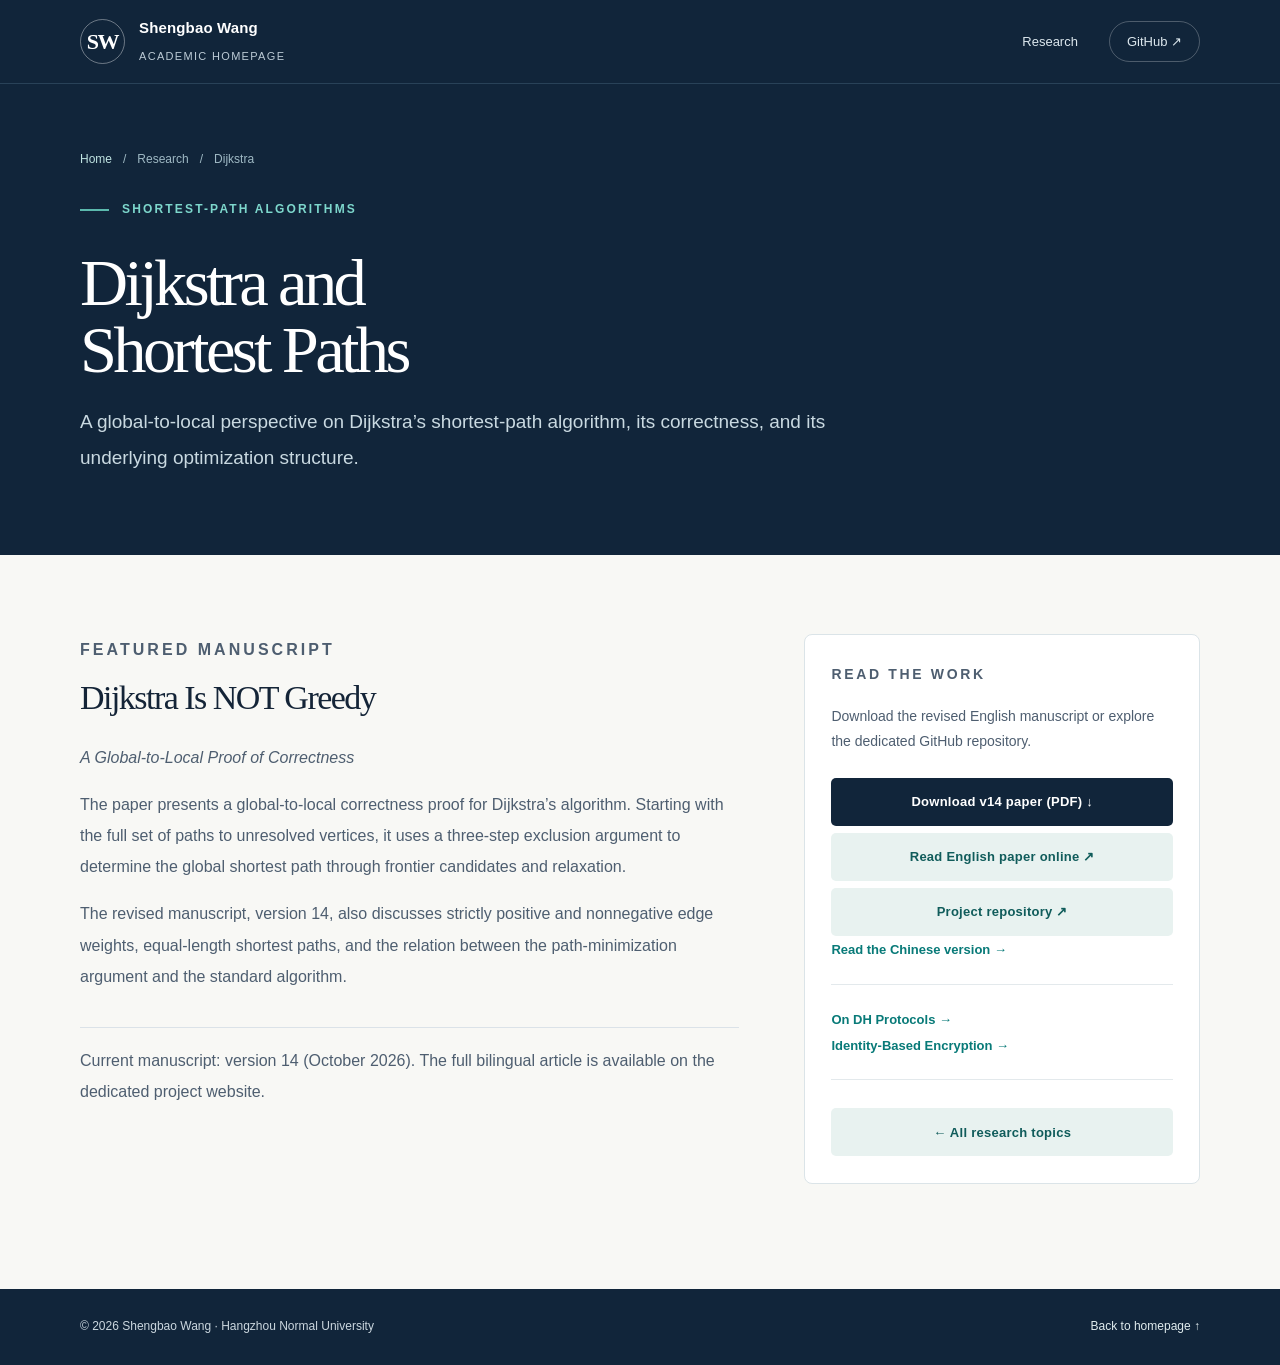
<file: dijkstra.html>
<!doctype html>
<!DOCTYPE html>
<html lang="en"><head><meta charset="utf-8"/><meta content="width=device-width,initial-scale=1" name="viewport"/><meta content="Shengbao Wang — Dijkstra Is NOT Greedy: A Global-to-Local Proof of Correctness, and shortest-path problems." name="description"/><meta content="#11253a" name="theme-color"/><title>Dijkstra and Shortest Paths | Shengbao Wang</title><!-- Embedded styles for reliable GitHub Pages deployment -->
<style>
/* Shengbao Wang — Academic homepage | no frameworks or external assets */
:root{--ink:#142437;--muted:#526175;--line:#dbe2e8;--bg:#f8f8f5;--paper:#fff;--navy:#11253a;--teal:#087a78;--gold:#d3a76e;--soft:#edf4f2;--max:1120px}
*{box-sizing:border-box}html{scroll-behavior:smooth}body{margin:0;background:var(--bg);color:var(--ink);font-family:Inter,"Segoe UI",Arial,Helvetica,sans-serif;-webkit-font-smoothing:antialiased;line-height:1.65}a{color:inherit}a:focus-visible{outline:3px solid #36a2a5;outline-offset:4px;border-radius:3px}.skip{position:absolute;top:-100px;left:12px;background:white;z-index:100;padding:8px 12px}.skip:focus{top:12px}.container{width:min(calc(100% - 52px),var(--max));margin:0 auto}.site-head{height:84px;border-bottom:1px solid rgba(255,255,255,.13);background:var(--navy);color:#fff}.head-inner{height:100%;display:flex;align-items:center;justify-content:space-between;gap:24px}.brand{display:flex;align-items:center;gap:14px;text-decoration:none}.brand-mark{font:600 22px Georgia,"Times New Roman",serif;letter-spacing:-.06em;border:1px solid rgba(255,255,255,.38);width:45px;height:45px;display:grid;place-items:center;border-radius:50%;color:white}.brand-name{font-weight:700;letter-spacing:.01em;font-size:15px}.brand-meta{font-size:11px;letter-spacing:.12em;color:#bbcad5;text-transform:uppercase}.head-nav{display:flex;align-items:center;gap:31px}.head-nav a{font-size:13px;text-decoration:none;color:#dce7ed;font-weight:500;transition:color .2s}.head-nav a:hover{color:#8edbd2}.head-nav .nav-external{border:1px solid rgba(255,255,255,.25);border-radius:999px;padding:9px 17px}.hero{background:var(--navy);position:relative;overflow:hidden;color:white}.hero:before{content:"";position:absolute;width:470px;height:470px;right:-130px;top:-200px;background:radial-gradient(circle,#0f756e33 0%,transparent 70%);pointer-events:none}.hero-grid{min-height:595px;display:grid;grid-template-columns:1.07fr .93fr;align-items:center;gap:46px;padding:85px 0 93px}.eyebrow{font-size:12px;letter-spacing:.18em;text-transform:uppercase;color:#7dd7cc;font-weight:700;display:flex;gap:13px;align-items:center}.eyebrow:before{content:"";width:29px;height:2px;background:#5bb9ad}.hero h1,.page-hero h1{font:normal clamp(58px,6.5vw,90px)/1.02 Georgia,"Times New Roman",serif;letter-spacing:-.055em;margin:23px 0 20px}.hero .university{font-size:17px;color:#d7e3ec;letter-spacing:.01em;margin:0 0 27px}.hero p.statement{max-width:570px;font-size:19px;line-height:1.86;color:#c9d8e3;margin:0 0 34px;font-weight:400}.under-accent{background:linear-gradient(transparent 82%,#0d938d 82%)}.hero-actions{display:flex;flex-wrap:wrap;gap:14px}.button{display:inline-flex;align-items:center;justify-content:center;gap:10px;padding:12px 22px;min-height:48px;font-size:13px;font-weight:700;letter-spacing:.02em;text-decoration:none;border:1px solid transparent;border-radius:5px;transition:transform .16s,background .16s,border-color .16s}.button:hover{transform:translateY(-2px)}.button-primary{background:#68c6bb;color:#092e38}.button-primary:hover{background:#8bddd3}.button-outline{color:#f4f9fb;border-color:#647c8d}.button-outline:hover{border-color:#a8c2cf}.button-ink{background:var(--navy);color:white}.button-ink:hover{background:#21445b}.button-soft{background:#e8f2f0;color:#105c5b}.button-soft:hover{background:#d7e9e6}.hero-art{width:100%;align-self:center}.graphic-shell{border:1px solid #50718461;border-radius:11px;padding:20px;background:linear-gradient(148deg,#213e52b5,#152c3d8f);box-shadow:0 36px 85px #07142464;position:relative}.graphic-overline{color:#90afba;display:flex;align-items:center;justify-content:space-between;font-family:Consolas,Menlo,monospace;font-size:10px;letter-spacing:.13em;text-transform:uppercase}.graphic-overline:after{content:"●  ●  ●";font-size:8px;color:#7eaeae;letter-spacing:.16em}.network-art{width:100%;display:block;margin:12px auto 8px;aspect-ratio:1.25}.art-legend{display:flex;justify-content:space-between;gap:10px;align-items:center;border-top:1px solid #63809045;padding-top:13px;color:#a8bdc9;font-size:11px}.art-legend strong{font-family:Consolas,Menlo,monospace;font-weight:400;color:#a5e2da}.short-note{padding:30px 0;border-bottom:1px solid var(--line);background:#fff}.short-grid{display:grid;grid-template-columns:1fr 1fr 1fr;gap:30px}.short-item{display:flex;gap:13px;align-items:center}.short-n{font:normal 29px Georgia,serif;color:#8caaa8}.short-item span:last-child{color:#667585;font-size:13px;line-height:1.55}.section{padding:105px 0 113px}.section-header{display:flex;justify-content:space-between;align-items:end;gap:28px;margin-bottom:40px}.small-title{font-size:11px;letter-spacing:.19em;text-transform:uppercase;color:var(--teal);font-weight:800;margin:0 0 13px}.section h2,.detail-section h2{font:normal clamp(35px,4.1vw,50px)/1.2 Georgia,"Times New Roman",serif;letter-spacing:-.045em;margin:0}.section-lead{color:#647283;max-width:350px;margin:0;font-size:15px}.research-grid{display:grid;grid-template-columns:repeat(3,minmax(0,1fr));gap:23px}.research-card{position:relative;background:#fff;border:1px solid #e1e8e9;border-radius:9px;text-decoration:none;overflow:hidden;display:flex;flex-direction:column;min-height:385px;box-shadow:0 4px 16px #11253a06;transition:transform .2s,box-shadow .2s,border-color .2s}.research-card:hover{transform:translateY(-5px);box-shadow:0 17px 35px #11253a16;border-color:#a4c7c3}.card-art{height:150px;background:#ebf3f2;display:flex;justify-content:center;align-items:center;border-bottom:1px solid #dfebe9;overflow:hidden}.card-art svg{max-width:100%;height:100%}.research-card:nth-child(2) .card-art{background:#eaf0f7}.research-card:nth-child(3) .card-art{background:#f3f0e9}.card-body{padding:25px 24px 22px;display:flex;flex-direction:column;flex:1}.card-index{font:600 11px Consolas,Menlo,monospace;letter-spacing:.1em;color:#318981}.research-card:nth-child(2) .card-index{color:#587899}.research-card:nth-child(3) .card-index{color:#a27842}.card-body h3{font:normal 25px/1.2 Georgia,serif;letter-spacing:-.023em;margin:12px 0 10px}.card-body p{color:#657488;font-size:14px;line-height:1.78;margin:0 0 27px}.card-link{margin-top:auto;display:flex;justify-content:space-between;align-items:center;color:#1b6865;font-size:13px;font-weight:750}.arrow{font-size:24px;line-height:1}.about-band{background:#ecf2ef;border-top:1px solid #dce7e2;padding:58px 0}.about-inner{display:flex;align-items:center;justify-content:space-between;gap:36px}.about-band h2{font:normal 29px Georgia,serif;letter-spacing:-.03em;margin:0 0 9px}.about-band p{margin:0;color:#61737a;max-width:650px;font-size:15px}.about-band .button{flex-shrink:0}.site-foot{background:var(--navy);color:#cbd7df;padding:28px 0}.footer-inner{display:flex;align-items:center;justify-content:space-between;gap:12px;font-size:12px}.footer-inner a{text-decoration:none;color:#e0ecee}.footer-inner a:hover{text-decoration:underline}.subpage .site-head{border-bottom:1px solid #294258}.page-hero{background:var(--navy);color:#fff;padding:66px 0 80px}.breadcrumb{font-size:12px;display:flex;gap:11px;color:#9fb9c4;align-items:center}.breadcrumb a{color:#bfe3e1;text-decoration:none}.breadcrumb a:hover{text-decoration:underline}.page-hero h1{font-size:clamp(50px,5.2vw,72px);margin:29px 0 20px;max-width:920px}.page-hero .page-subtitle{font-size:19px;line-height:1.85;color:#c9d9e1;max-width:770px;margin:0}.detail-section{padding:79px 0 105px}.detail-grid{display:grid;grid-template-columns:1.25fr .75fr;gap:65px}.detail-section h2{font-size:34px;margin:0 0 23px}.detail-section p{color:#4e5e70;font-size:16px;line-height:1.95;max-width:740px}.detail-section h3{font:normal 24px Georgia,serif;margin:30px 0 12px}.topic-list{padding-left:23px;color:#4c5d70;line-height:2.2}.side-note{background:#fff;border:1px solid #dbe4e8;border-radius:8px;padding:27px 26px;height:fit-content}.side-note .small-title{margin-bottom:18px}.side-note p{font-size:14px;line-height:1.75;margin:0 0 18px}.side-note .button{width:100%;margin-top:7px}.side-note hr{border:0;border-top:1px solid #e3e9ec;margin:21px 0}.minilink{color:#087a78;text-decoration:none;font-weight:700;font-size:13px}.minilink:hover{text-decoration:underline}.support-note{color:#6c7b89;font-size:13px;border-top:1px solid #dbe2e8;padding-top:17px;margin-top:35px}.subpage .section{padding:60px 0}.muted-kicker{font-size:12px;color:#697e8b;text-transform:uppercase;letter-spacing:.1em;font-weight:700}.button svg{width:16px;height:16px}
@media (max-width:940px){.hero-grid{grid-template-columns:1fr .82fr;gap:20px}.hero h1{font-size:63px}.hero p.statement{font-size:17px}.research-grid{gap:15px}.card-body{padding:21px 18px}.card-body h3{font-size:22px}.detail-grid{gap:33px}}
@media (max-width:720px){.container{width:min(calc(100% - 36px),var(--max))}.site-head{height:73px}.brand-name{font-size:13px}.brand-meta{font-size:9px}.head-nav{gap:15px}.head-nav a{font-size:12px}.head-nav .nav-external{padding:7px 10px}.hero-grid{display:flex;flex-direction:column;align-items:stretch;padding:64px 0 70px;gap:41px}.hero h1{font-size:clamp(55px,14vw,73px)}.hero-art{max-width:520px}.short-grid{grid-template-columns:1fr;gap:12px}.short-note{padding:23px 0}.short-item{gap:12px}.short-n{font-size:23px;min-width:30px}.section{padding:68px 0 80px}.section-header{display:block}.section-lead{margin-top:15px}.research-grid{grid-template-columns:1fr;gap:19px}.research-card{min-height:0}.card-art{height:165px}.card-body{padding:24px}.card-body p{margin-bottom:23px}.about-inner{display:block}.about-inner .button{margin-top:23px}.footer-inner{align-items:flex-start;flex-direction:column;gap:8px}.page-hero{padding:49px 0 63px}.detail-grid{grid-template-columns:1fr;gap:25px}.detail-section{padding:58px 0 75px}}
@media (prefers-reduced-motion: reduce){html{scroll-behavior:auto}.button,.research-card{transition:none}}
</style></head><body class="subpage"><a class="skip" href="#main">Skip to content</a><header class="site-head"><div class="container head-inner"><a class="brand" href="index.html"><span aria-hidden="true" class="brand-mark">SW</span><span><span class="brand-name">Shengbao Wang</span><br/><span class="brand-meta">Academic Homepage</span></span></a><nav aria-label="Main navigation" class="head-nav"><a href="index.html#research">Research</a><a class="nav-external" href="https://github.com/PaulWang2024" rel="noopener noreferrer" target="_blank">GitHub ↗</a></nav></div></header><main id="main"><section class="page-hero"><div class="container"><div class="breadcrumb"><a href="index.html">Home</a><span aria-hidden="true">/</span><span>Research</span><span aria-hidden="true">/</span><span>Dijkstra</span></div><p class="eyebrow" style="margin-top:30px">Shortest-path algorithms</p><h1>Dijkstra and<br/>Shortest Paths</h1><p class="page-subtitle">A global-to-local perspective on Dijkstra’s shortest-path algorithm, its correctness, and its underlying optimization structure.</p></div></section><section class="detail-section"><div class="container detail-grid"><article><p class="small-title">Featured manuscript</p><h2>Dijkstra Is NOT Greedy</h2><p><em>A Global-to-Local Proof of Correctness</em></p><p>The paper presents a global-to-local correctness proof for Dijkstra’s algorithm. Starting with the full set of paths to unresolved vertices, it uses a three-step exclusion argument to determine the global shortest path through frontier candidates and relaxation.</p><p>The revised manuscript, version 14, also discusses strictly positive and nonnegative edge weights, equal-length shortest paths, and the relation between the path-minimization argument and the standard algorithm.</p><p class="support-note">Current manuscript: version 14 (October 2026). The full bilingual article is available on the dedicated project website.</p></article><aside class="side-note"><p class="small-title">Read the work</p><p>Download the revised English manuscript or explore the dedicated GitHub repository.</p><a class="button button-ink" download="" href="dijkstra-global-to-local-v14.pdf">Download v14 paper (PDF) ↓</a><a class="button button-soft" href="https://paulwang2024.github.io/dijkstra-not-greedy-at-all/en.html">Read English paper online ↗</a><a class="button button-soft" href="https://github.com/PaulWang2024/dijkstra-not-greedy-at-all" rel="noopener noreferrer" target="_blank">Project repository ↗</a><a class="minilink" href="https://paulwang2024.github.io/dijkstra-not-greedy-at-all/zh.html">Read the Chinese version →</a><hr/><a class="minilink" href="dh-protocols.html">On DH Protocols →</a><br/><a class="minilink" href="ibe.html">Identity-Based Encryption →</a><hr/><a class="button button-soft" href="index.html#research">← All research topics</a></aside></div></section></main><footer class="site-foot"><div class="container footer-inner"><span>© 2026 Shengbao Wang · Hangzhou Normal University</span><a href="index.html">Back to homepage ↑</a></div></footer><script data-goatcounter="https://paulwang2026.goatcounter.com/count" async src="https://gc.zgo.at/count.js"></script></body></html>
</file>
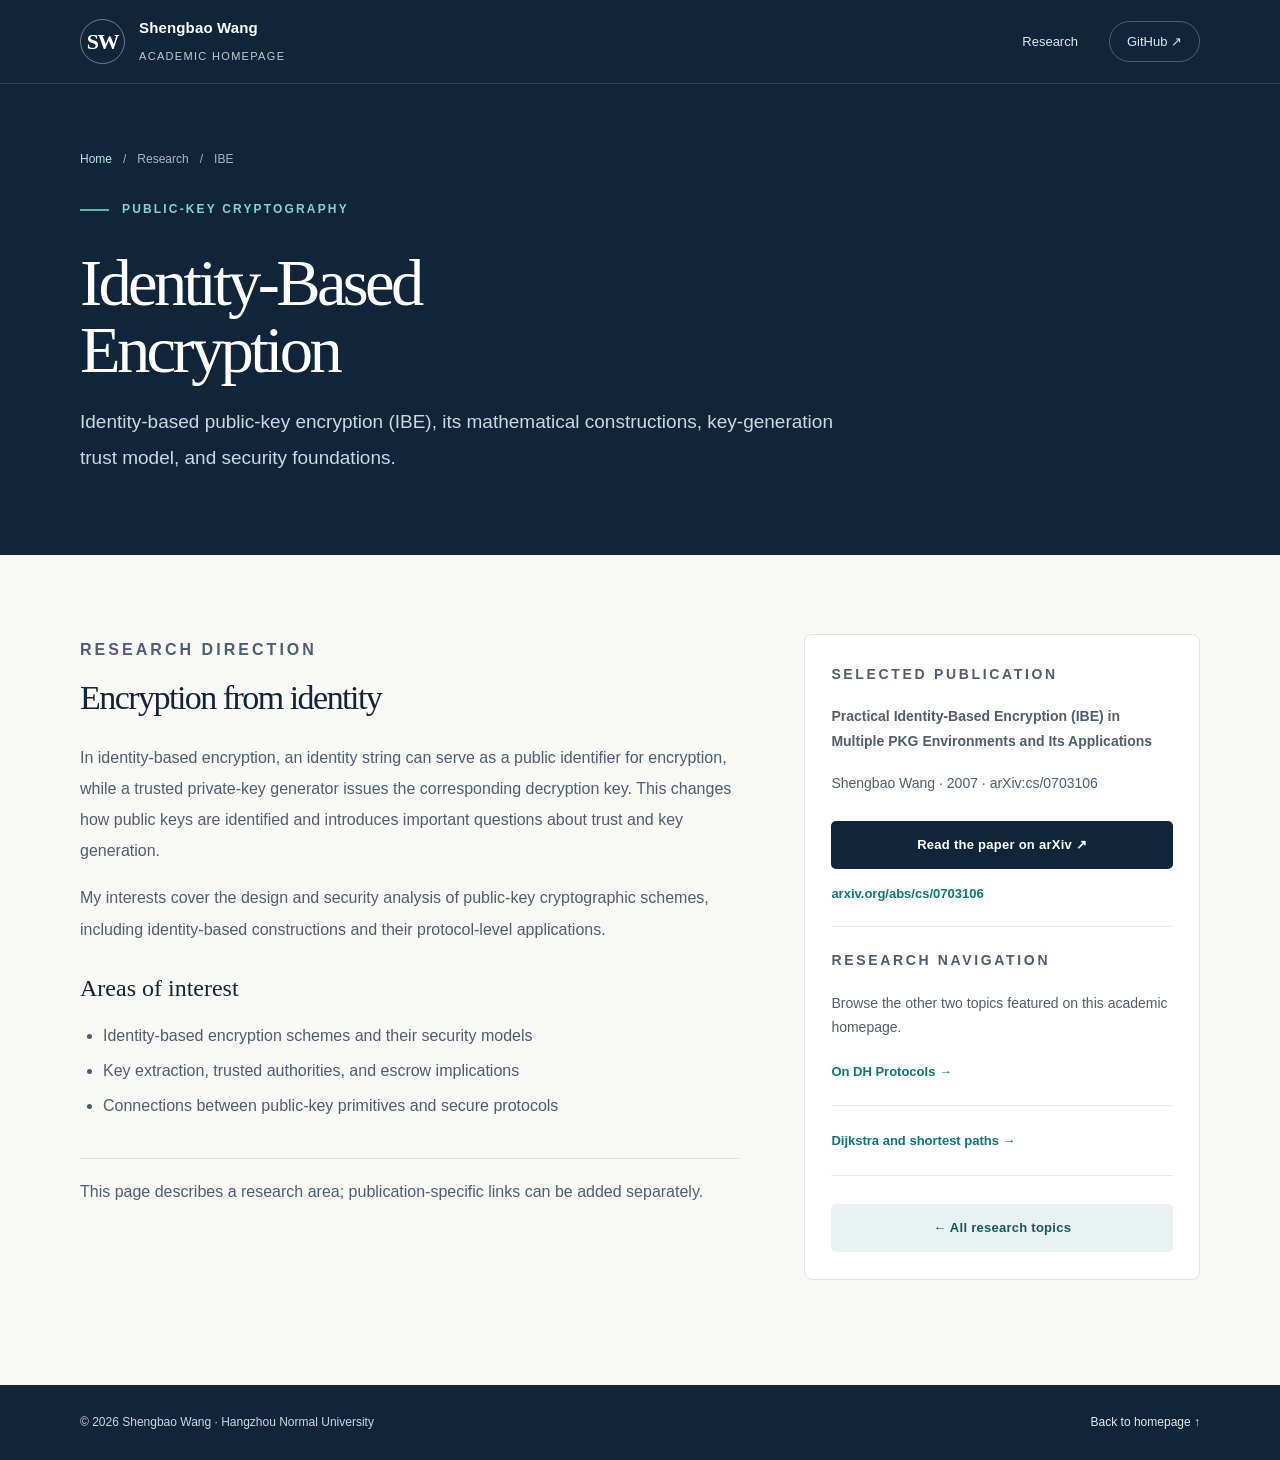
<file: ibe.html>
<!doctype html><html lang="en"><head><meta charset="utf-8"><meta name="viewport" content="width=device-width,initial-scale=1"><meta name="description" content="Shengbao Wang — research interest in identity-based encryption and public-key cryptography."><meta name="theme-color" content="#11253a"><title>Identity-Based Encryption | Shengbao Wang</title><!-- Embedded styles for reliable GitHub Pages deployment -->
<style>
/* Shengbao Wang — Academic homepage | no frameworks or external assets */
:root{--ink:#142437;--muted:#526175;--line:#dbe2e8;--bg:#f8f8f5;--paper:#fff;--navy:#11253a;--teal:#087a78;--gold:#d3a76e;--soft:#edf4f2;--max:1120px}
*{box-sizing:border-box}html{scroll-behavior:smooth}body{margin:0;background:var(--bg);color:var(--ink);font-family:Inter,"Segoe UI",Arial,Helvetica,sans-serif;-webkit-font-smoothing:antialiased;line-height:1.65}a{color:inherit}a:focus-visible{outline:3px solid #36a2a5;outline-offset:4px;border-radius:3px}.skip{position:absolute;top:-100px;left:12px;background:white;z-index:100;padding:8px 12px}.skip:focus{top:12px}.container{width:min(calc(100% - 52px),var(--max));margin:0 auto}.site-head{height:84px;border-bottom:1px solid rgba(255,255,255,.13);background:var(--navy);color:#fff}.head-inner{height:100%;display:flex;align-items:center;justify-content:space-between;gap:24px}.brand{display:flex;align-items:center;gap:14px;text-decoration:none}.brand-mark{font:600 22px Georgia,"Times New Roman",serif;letter-spacing:-.06em;border:1px solid rgba(255,255,255,.38);width:45px;height:45px;display:grid;place-items:center;border-radius:50%;color:white}.brand-name{font-weight:700;letter-spacing:.01em;font-size:15px}.brand-meta{font-size:11px;letter-spacing:.12em;color:#bbcad5;text-transform:uppercase}.head-nav{display:flex;align-items:center;gap:31px}.head-nav a{font-size:13px;text-decoration:none;color:#dce7ed;font-weight:500;transition:color .2s}.head-nav a:hover{color:#8edbd2}.head-nav .nav-external{border:1px solid rgba(255,255,255,.25);border-radius:999px;padding:9px 17px}.hero{background:var(--navy);position:relative;overflow:hidden;color:white}.hero:before{content:"";position:absolute;width:470px;height:470px;right:-130px;top:-200px;background:radial-gradient(circle,#0f756e33 0%,transparent 70%);pointer-events:none}.hero-grid{min-height:595px;display:grid;grid-template-columns:1.07fr .93fr;align-items:center;gap:46px;padding:85px 0 93px}.eyebrow{font-size:12px;letter-spacing:.18em;text-transform:uppercase;color:#7dd7cc;font-weight:700;display:flex;gap:13px;align-items:center}.eyebrow:before{content:"";width:29px;height:2px;background:#5bb9ad}.hero h1,.page-hero h1{font:normal clamp(58px,6.5vw,90px)/1.02 Georgia,"Times New Roman",serif;letter-spacing:-.055em;margin:23px 0 20px}.hero .university{font-size:17px;color:#d7e3ec;letter-spacing:.01em;margin:0 0 27px}.hero p.statement{max-width:570px;font-size:19px;line-height:1.86;color:#c9d8e3;margin:0 0 34px;font-weight:400}.under-accent{background:linear-gradient(transparent 82%,#0d938d 82%)}.hero-actions{display:flex;flex-wrap:wrap;gap:14px}.button{display:inline-flex;align-items:center;justify-content:center;gap:10px;padding:12px 22px;min-height:48px;font-size:13px;font-weight:700;letter-spacing:.02em;text-decoration:none;border:1px solid transparent;border-radius:5px;transition:transform .16s,background .16s,border-color .16s}.button:hover{transform:translateY(-2px)}.button-primary{background:#68c6bb;color:#092e38}.button-primary:hover{background:#8bddd3}.button-outline{color:#f4f9fb;border-color:#647c8d}.button-outline:hover{border-color:#a8c2cf}.button-ink{background:var(--navy);color:white}.button-ink:hover{background:#21445b}.button-soft{background:#e8f2f0;color:#105c5b}.button-soft:hover{background:#d7e9e6}.hero-art{width:100%;align-self:center}.graphic-shell{border:1px solid #50718461;border-radius:11px;padding:20px;background:linear-gradient(148deg,#213e52b5,#152c3d8f);box-shadow:0 36px 85px #07142464;position:relative}.graphic-overline{color:#90afba;display:flex;align-items:center;justify-content:space-between;font-family:Consolas,Menlo,monospace;font-size:10px;letter-spacing:.13em;text-transform:uppercase}.graphic-overline:after{content:"●  ●  ●";font-size:8px;color:#7eaeae;letter-spacing:.16em}.network-art{width:100%;display:block;margin:12px auto 8px;aspect-ratio:1.25}.art-legend{display:flex;justify-content:space-between;gap:10px;align-items:center;border-top:1px solid #63809045;padding-top:13px;color:#a8bdc9;font-size:11px}.art-legend strong{font-family:Consolas,Menlo,monospace;font-weight:400;color:#a5e2da}.short-note{padding:30px 0;border-bottom:1px solid var(--line);background:#fff}.short-grid{display:grid;grid-template-columns:1fr 1fr 1fr;gap:30px}.short-item{display:flex;gap:13px;align-items:center}.short-n{font:normal 29px Georgia,serif;color:#8caaa8}.short-item span:last-child{color:#667585;font-size:13px;line-height:1.55}.section{padding:105px 0 113px}.section-header{display:flex;justify-content:space-between;align-items:end;gap:28px;margin-bottom:40px}.small-title{font-size:11px;letter-spacing:.19em;text-transform:uppercase;color:var(--teal);font-weight:800;margin:0 0 13px}.section h2,.detail-section h2{font:normal clamp(35px,4.1vw,50px)/1.2 Georgia,"Times New Roman",serif;letter-spacing:-.045em;margin:0}.section-lead{color:#647283;max-width:350px;margin:0;font-size:15px}.research-grid{display:grid;grid-template-columns:repeat(3,minmax(0,1fr));gap:23px}.research-card{position:relative;background:#fff;border:1px solid #e1e8e9;border-radius:9px;text-decoration:none;overflow:hidden;display:flex;flex-direction:column;min-height:385px;box-shadow:0 4px 16px #11253a06;transition:transform .2s,box-shadow .2s,border-color .2s}.research-card:hover{transform:translateY(-5px);box-shadow:0 17px 35px #11253a16;border-color:#a4c7c3}.card-art{height:150px;background:#ebf3f2;display:flex;justify-content:center;align-items:center;border-bottom:1px solid #dfebe9;overflow:hidden}.card-art svg{max-width:100%;height:100%}.research-card:nth-child(2) .card-art{background:#eaf0f7}.research-card:nth-child(3) .card-art{background:#f3f0e9}.card-body{padding:25px 24px 22px;display:flex;flex-direction:column;flex:1}.card-index{font:600 11px Consolas,Menlo,monospace;letter-spacing:.1em;color:#318981}.research-card:nth-child(2) .card-index{color:#587899}.research-card:nth-child(3) .card-index{color:#a27842}.card-body h3{font:normal 25px/1.2 Georgia,serif;letter-spacing:-.023em;margin:12px 0 10px}.card-body p{color:#657488;font-size:14px;line-height:1.78;margin:0 0 27px}.card-link{margin-top:auto;display:flex;justify-content:space-between;align-items:center;color:#1b6865;font-size:13px;font-weight:750}.arrow{font-size:24px;line-height:1}.about-band{background:#ecf2ef;border-top:1px solid #dce7e2;padding:58px 0}.about-inner{display:flex;align-items:center;justify-content:space-between;gap:36px}.about-band h2{font:normal 29px Georgia,serif;letter-spacing:-.03em;margin:0 0 9px}.about-band p{margin:0;color:#61737a;max-width:650px;font-size:15px}.about-band .button{flex-shrink:0}.site-foot{background:var(--navy);color:#cbd7df;padding:28px 0}.footer-inner{display:flex;align-items:center;justify-content:space-between;gap:12px;font-size:12px}.footer-inner a{text-decoration:none;color:#e0ecee}.footer-inner a:hover{text-decoration:underline}.subpage .site-head{border-bottom:1px solid #294258}.page-hero{background:var(--navy);color:#fff;padding:66px 0 80px}.breadcrumb{font-size:12px;display:flex;gap:11px;color:#9fb9c4;align-items:center}.breadcrumb a{color:#bfe3e1;text-decoration:none}.breadcrumb a:hover{text-decoration:underline}.page-hero h1{font-size:clamp(50px,5.2vw,72px);margin:29px 0 20px;max-width:920px}.page-hero .page-subtitle{font-size:19px;line-height:1.85;color:#c9d9e1;max-width:770px;margin:0}.detail-section{padding:79px 0 105px}.detail-grid{display:grid;grid-template-columns:1.25fr .75fr;gap:65px}.detail-section h2{font-size:34px;margin:0 0 23px}.detail-section p{color:#4e5e70;font-size:16px;line-height:1.95;max-width:740px}.detail-section h3{font:normal 24px Georgia,serif;margin:30px 0 12px}.topic-list{padding-left:23px;color:#4c5d70;line-height:2.2}.side-note{background:#fff;border:1px solid #dbe4e8;border-radius:8px;padding:27px 26px;height:fit-content}.side-note .small-title{margin-bottom:18px}.side-note p{font-size:14px;line-height:1.75;margin:0 0 18px}.side-note .button{width:100%;margin-top:7px}.side-note hr{border:0;border-top:1px solid #e3e9ec;margin:21px 0}.minilink{color:#087a78;text-decoration:none;font-weight:700;font-size:13px}.minilink:hover{text-decoration:underline}.support-note{color:#6c7b89;font-size:13px;border-top:1px solid #dbe2e8;padding-top:17px;margin-top:35px}.subpage .section{padding:60px 0}.muted-kicker{font-size:12px;color:#697e8b;text-transform:uppercase;letter-spacing:.1em;font-weight:700}.button svg{width:16px;height:16px}
@media (max-width:940px){.hero-grid{grid-template-columns:1fr .82fr;gap:20px}.hero h1{font-size:63px}.hero p.statement{font-size:17px}.research-grid{gap:15px}.card-body{padding:21px 18px}.card-body h3{font-size:22px}.detail-grid{gap:33px}}
@media (max-width:720px){.container{width:min(calc(100% - 36px),var(--max))}.site-head{height:73px}.brand-name{font-size:13px}.brand-meta{font-size:9px}.head-nav{gap:15px}.head-nav a{font-size:12px}.head-nav .nav-external{padding:7px 10px}.hero-grid{display:flex;flex-direction:column;align-items:stretch;padding:64px 0 70px;gap:41px}.hero h1{font-size:clamp(55px,14vw,73px)}.hero-art{max-width:520px}.short-grid{grid-template-columns:1fr;gap:12px}.short-note{padding:23px 0}.short-item{gap:12px}.short-n{font-size:23px;min-width:30px}.section{padding:68px 0 80px}.section-header{display:block}.section-lead{margin-top:15px}.research-grid{grid-template-columns:1fr;gap:19px}.research-card{min-height:0}.card-art{height:165px}.card-body{padding:24px}.card-body p{margin-bottom:23px}.about-inner{display:block}.about-inner .button{margin-top:23px}.footer-inner{align-items:flex-start;flex-direction:column;gap:8px}.page-hero{padding:49px 0 63px}.detail-grid{grid-template-columns:1fr;gap:25px}.detail-section{padding:58px 0 75px}}
@media (prefers-reduced-motion: reduce){html{scroll-behavior:auto}.button,.research-card{transition:none}}
</style></head><body class="subpage"><a class="skip" href="#main">Skip to content</a><header class="site-head"><div class="container head-inner"><a class="brand" href="index.html"><span class="brand-mark" aria-hidden="true">SW</span><span><span class="brand-name">Shengbao Wang</span><br><span class="brand-meta">Academic Homepage</span></span></a><nav class="head-nav" aria-label="Main navigation"><a href="index.html#research">Research</a><a class="nav-external" href="https://github.com/PaulWang2024" target="_blank" rel="noopener noreferrer">GitHub ↗</a></nav></div></header><main id="main"><section class="page-hero"><div class="container"><div class="breadcrumb"><a href="index.html">Home</a><span aria-hidden="true">/</span><span>Research</span><span aria-hidden="true">/</span><span>IBE</span></div><p class="eyebrow" style="margin-top:30px">Public-key cryptography</p><h1>Identity-Based<br>Encryption</h1><p class="page-subtitle">Identity-based public-key encryption (IBE), its mathematical constructions, key-generation trust model, and security foundations.</p></div></section><section class="detail-section"><div class="container detail-grid"><article><p class="small-title">Research direction</p><h2>Encryption from identity</h2><p>In identity-based encryption, an identity string can serve as a public identifier for encryption, while a trusted private-key generator issues the corresponding decryption key. This changes how public keys are identified and introduces important questions about trust and key generation.</p><p>My interests cover the design and security analysis of public-key cryptographic schemes, including identity-based constructions and their protocol-level applications.</p><h3>Areas of interest</h3><ul class="topic-list"><li>Identity-based encryption schemes and their security models</li><li>Key extraction, trusted authorities, and escrow implications</li><li>Connections between public-key primitives and secure protocols</li></ul><p class="support-note">This page describes a research area; publication-specific links can be added separately.</p></article><aside class="side-note"><p class="small-title">Selected publication</p><p><strong>Practical Identity-Based Encryption (IBE) in Multiple PKG Environments and Its Applications</strong></p><p>Shengbao Wang · 2007 · arXiv:cs/0703106</p><a class="button button-ink" href="https://arxiv.org/abs/cs/0703106" target="_blank" rel="noopener noreferrer">Read the paper on arXiv ↗</a><p style="margin-top:12px"><a class="minilink" href="https://arxiv.org/abs/cs/0703106" target="_blank" rel="noopener noreferrer">arxiv.org/abs/cs/0703106</a></p><hr/><p class="small-title">Research navigation</p><p>Browse the other two topics featured on this academic homepage.</p><a class="minilink" href="dh-protocols.html">On DH Protocols →</a><hr><a class="minilink" href="dijkstra.html">Dijkstra and shortest paths →</a><hr><a class="button button-soft" href="index.html#research">← All research topics</a></aside></div></section></main><footer class="site-foot"><div class="container footer-inner"><span>© 2026 Shengbao Wang · Hangzhou Normal University</span><a href="index.html">Back to homepage ↑</a></div></footer><script data-goatcounter="https://paulwang2026.goatcounter.com/count" async src="https://gc.zgo.at/count.js"></script></body></html>
</file>
